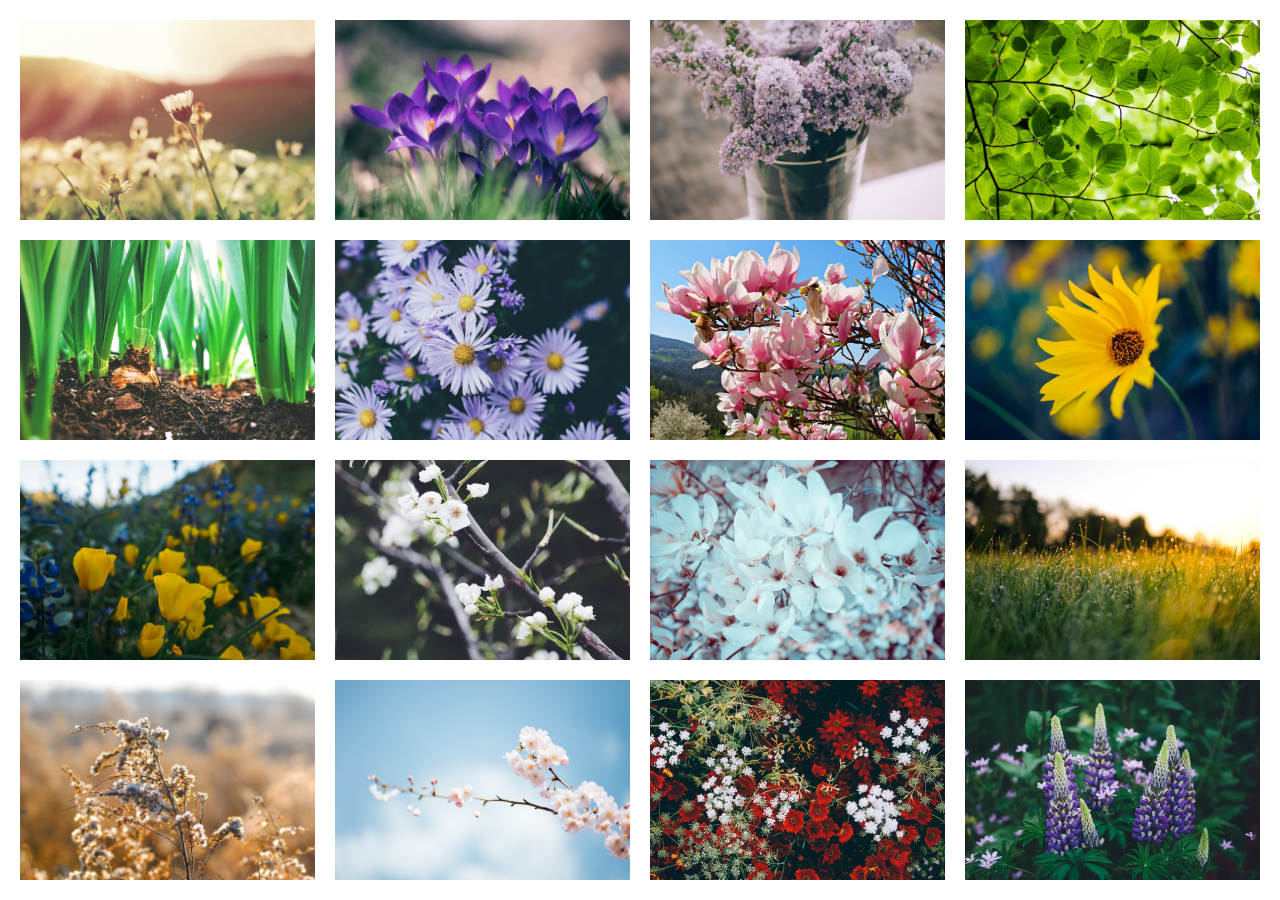
<file: hw03/index.html>
<!DOCTYPE html>
<html lang="en" dir="ltr">
    <head>
        <meta charset="utf-8">
        <title>Image Gallery</title>
        <link rel="stylesheet" href="css/gallery.css">
        <link rel="stylesheet" href="css/carousel.css">
        <meta name="viewport" content="width=device-width, initial-scale=1.0">

    </head>
    <body>
        <main>
            <section class="cards">
                <div class="card" style="background-image:url('images/field1.jpg')"></div>
                <div class="card" style="background-image:url('images/purple.jpg')"></div>
                <div class="card" style="background-image:url('images/jar.jpg')"></div>
                <div class="card" style="background-image:url('images/green.jpg')"></div>
                <div class="card" style="background-image:url('images/green1.jpg')"></div>
                <div class="card" style="background-image:url('images/purple1.jpg')"></div>
                <div class="card" style="background-image:url('images/magnolias.jpg')"></div>
                <div class="card" style="background-image:url('images/daisy1.jpg')"></div>
                <div class="card" style="background-image:url('images/poppies.jpg')"></div>
                <div class="card" style="background-image:url('images/dogwoods.jpg')"></div>
                <div class="card" style="background-image:url('images/blossom.jpg')"></div>
                <div class="card" style="background-image:url('images/field3.jpg')"></div>
                <div class="card" style="background-image:url('images/field4.jpg')"></div>
                <div class="card" style="background-image:url('images/branch.jpg')"></div>
                <div class="card" style="background-image:url('images/red.jpg')"></div>
                <div class="card" style="background-image:url('images/purple2.jpg')"></div>
            </section>

            <!-- preview panel -->
            <section class="preview">
                <div class="featured_image" style="background-image:url('images/daisy1.jpg')"></div>
                <button class="close" id="close">&times;</button>
                <button class="prev" id="prev">&lsaquo;</button>
                <button class="next" id="next">&rsaquo;</button>
            </section>
            <!-- end preview panel -->

        </main>
        <script type="text/javascript" src="js/index.js"></script>
    </body>
</html>
</file>
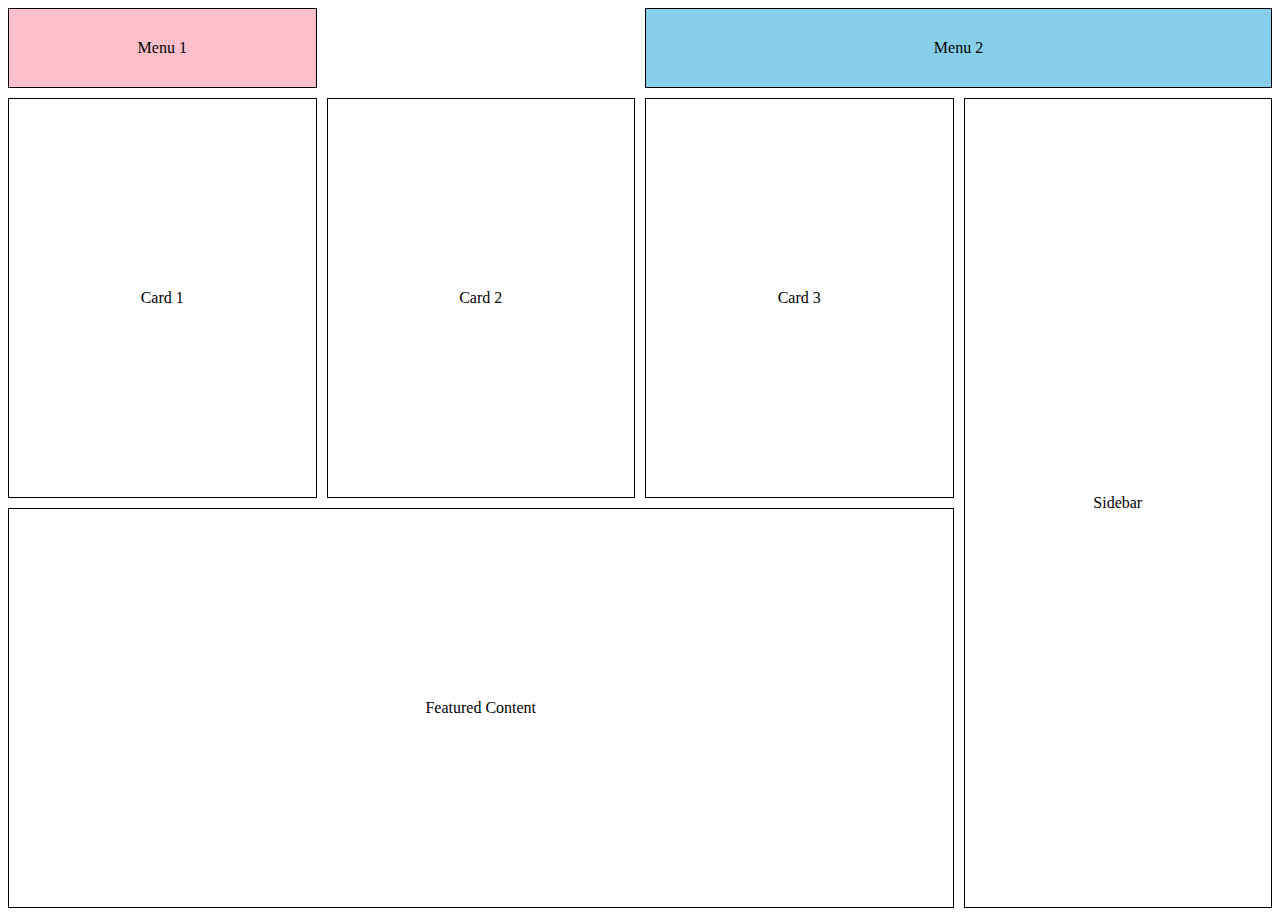
<file: tutorial03/index.html>
<!DOCTYPE html>
<html lang="en" >
<head>
  <meta charset="UTF-8">
  <title>Tutorial 03</title>
  <link rel="stylesheet" href="./style.css">
  <meta name="viewport" content="width=device-width, initial-scale=1.0">

</head>
<body>
<!-- partial:index.partial.html -->
<!-- https://css-tricks.com/snippets/css/complete-guide-grid/ -->
<div class="container">
   <!-- left menu -->
   <section class="menu1">
      <div>Menu 1</div>
   </section>
   
   <!-- right menu -->
   <section class="menu2">
      <div>Menu 2</div>
   </section>

   <!-- card 1 -->
   <article class="card1">
      <section>Card 1</section>
   </article>

   <!-- card 2 -->
   <article class="card2">
      <section>Card 2</section>
   </article>

   <!-- card 3 -->
   <article class="card3">
      <section>Card 3</section>
   </article>
   
   <!-- main content on bottom -->
   <main class="main">
      <section>Featured Content</section>
   </main>
   
   <!-- right navigation bar -->
   <aside class="aside">
      <section>Sidebar</section>
   </aside>
</div>
<!-- partial -->
  
</body>
</html>
</file>
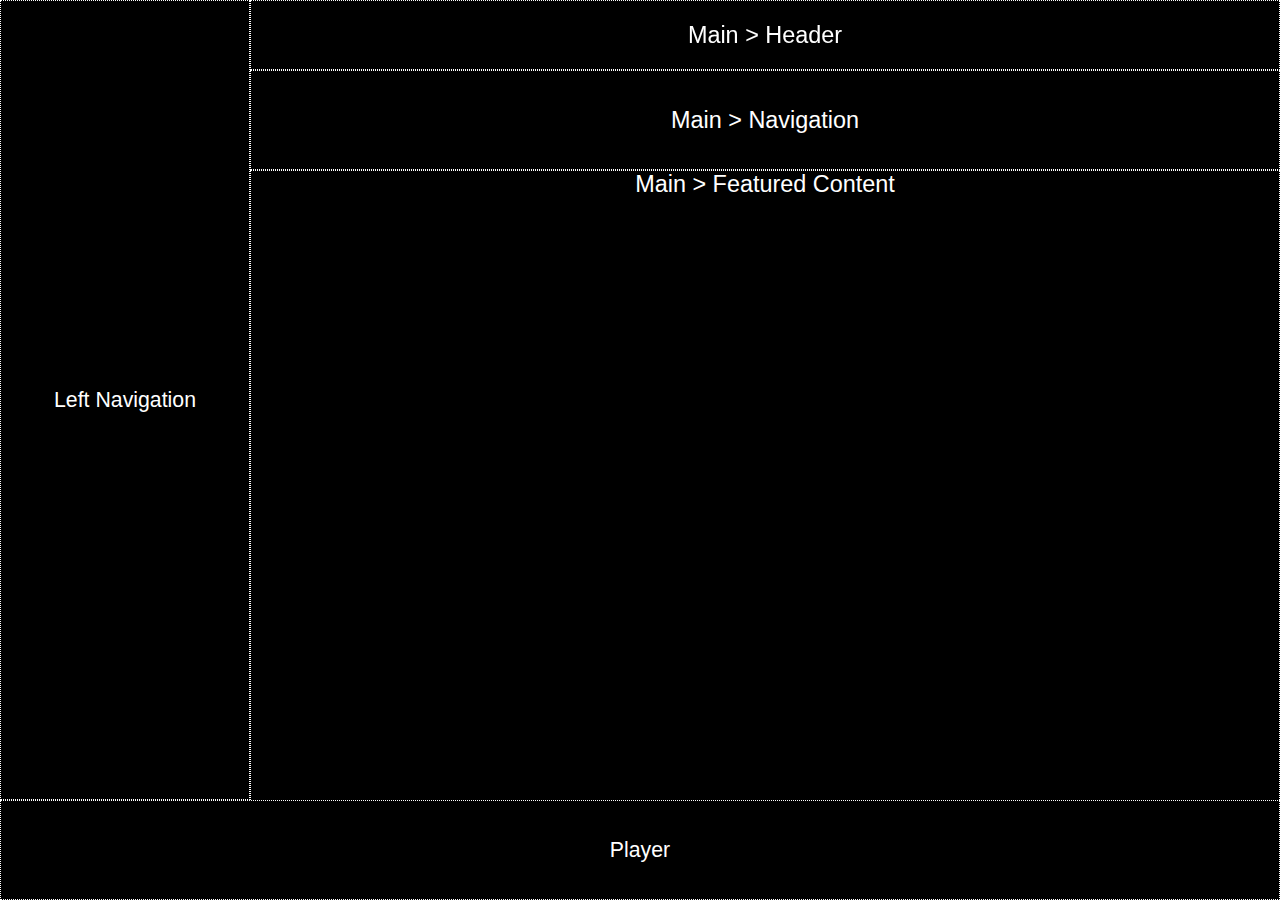
<file: hw02/01_cssgrid/index.html>
<html>
    <head>
        <title>Spotify Player</title>
        <link rel="stylesheet" href="layout.css">
        <meta name="viewport" content="width=device-width, initial-scale=1.0">
    </head>
    <body id="container">
        <aside id="sidebar">
            Left Navigation
        </aside>
        <main>
            <header>
                Main > Header
            </header>
            <nav>
                Main > Navigation
            </nav>
            <section id="featured-content">
                Main > Featured Content
            </section>
        </main>
        <footer>
            Player
        </footer>
    </body>
</html>
</file>
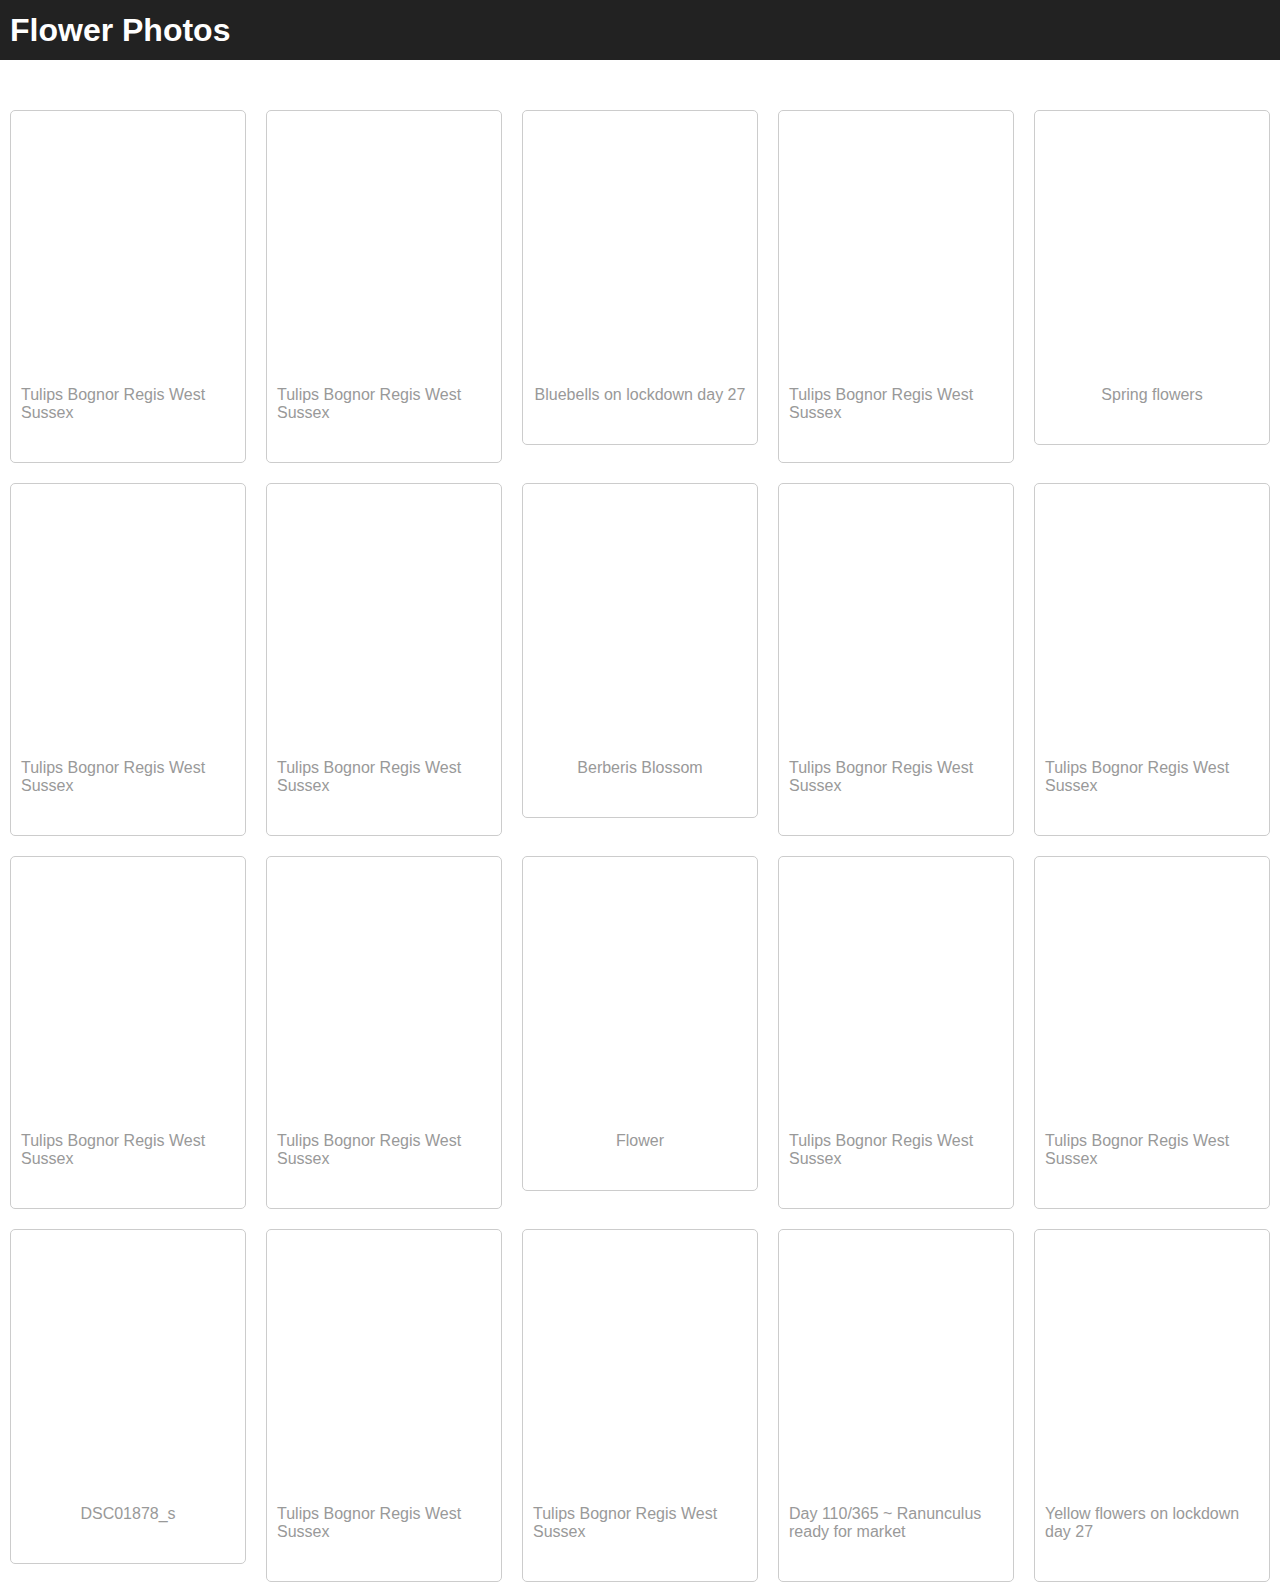
<file: hw02/02_flexbox/index.html>
<!DOCTYPE html>
<html lang="en" dir="ltr">
    <head>
        <meta charset="utf-8">
        <title>Image Gallery</title>
        <link rel="stylesheet" href="css/gallery.css">
    </head>
    <body>
        <nav>
            <h1>Flower Photos</h1>
        </nav>
        <main class="content">
            <section class="cards">
              <section class="card">
                  <div>
                      <div class="image-div" style="background-image: url('https://live.staticflickr.com/65535/49793205651_aced6f4866_b.jpg');"></div>
                      <div class="caption">Tulips Bognor Regis West Sussex</div>
                  </div>
              </section>
              <section class="card">
                  <div>
                      <div class="image-div" style="background-image: url('https://live.staticflickr.com/65535/49792659933_cc861d50b7_b.jpg');"></div>
                      <div class="caption">Tulips Bognor Regis West Sussex</div>
                  </div>
              </section>
              <section class="card">
                  <div>
                      <div class="image-div" style="background-image: url('https://live.staticflickr.com/65535/49792658778_ab3b1df5d1_b.jpg');"></div>
                      <div class="caption">Bluebells on lockdown day 27</div>
                  </div>
              </section>
              <section class="card">
                  <div>
                      <div class="image-div" style="background-image: url('https://live.staticflickr.com/65535/49792664528_f16513baec_b.jpg');"></div>
                      <div class="caption">Tulips Bognor Regis West Sussex</div>
                  </div>
              </section>
              <section class="card">
                  <div>
                      <div class="image-div" style="background-image: url('https://live.staticflickr.com/65535/49792676878_a659a56919_b.jpg');"></div>
                      <div class="caption">Spring flowers</div>
                  </div>
              </section>
              <section class="card">
                  <div>
                      <div class="image-div" style="background-image: url('https://live.staticflickr.com/65535/49793511297_b7967599c7_b.jpg');"></div>
                      <div class="caption">Tulips Bognor Regis West Sussex</div>
                  </div>
              </section>
              <section class="card">
                  <div>
                      <div class="image-div" style="background-image: url('https://live.staticflickr.com/65535/49792660018_34abca7618_b.jpg');"></div>
                      <div class="caption">Tulips Bognor Regis West Sussex</div>
                  </div>
              </section>
              <section class="card">
                  <div>
                      <div class="image-div" style="background-image: url('https://live.staticflickr.com/65535/49792629178_64acac5148_b.jpg');"></div>
                      <div class="caption">Berberis Blossom</div>
                  </div>
              </section>
              <section class="card">
                  <div>
                      <div class="image-div" style="background-image: url('https://live.staticflickr.com/65535/49793207236_51aa1f4269_b.jpg');"></div>
                      <div class="caption">Tulips Bognor Regis West Sussex</div>
                  </div>
              </section>
              <section class="card">
                  <div>
                      <div class="image-div" style="background-image: url('https://live.staticflickr.com/65535/49793219056_f2c5bb8621_b.jpg');"></div>
                      <div class="caption">Tulips Bognor Regis West Sussex</div>
                  </div>
              </section>
              <section class="card">
                  <div>
                      <div class="image-div" style="background-image: url('https://live.staticflickr.com/65535/49792658033_c9a55ebf42_b.jpg');"></div>
                      <div class="caption">Tulips Bognor Regis West Sussex</div>
                  </div>
              </section>
              <section class="card">
                  <div>
                      <div class="image-div" style="background-image: url('https://live.staticflickr.com/65535/49792660448_cd43d556df_b.jpg');"></div>
                      <div class="caption">Tulips Bognor Regis West Sussex</div>
                  </div>
              </section>
              <section class="card">
                  <div>
                      <div class="image-div" style="background-image: url('https://live.staticflickr.com/65535/49793209166_5b8a0ae5c6_b.jpg');"></div>
                      <div class="caption">Flower</div>
                  </div>
              </section>
              <section class="card">
                  <div>
                      <div class="image-div" style="background-image: url('https://live.staticflickr.com/65535/49793208726_f0ac1e6b81_b.jpg');"></div>
                      <div class="caption">Tulips Bognor Regis West Sussex</div>
                  </div>
              </section>
              <section class="card">
                  <div>
                      <div class="image-div" style="background-image: url('https://live.staticflickr.com/65535/49793523157_2e88b562aa_b.jpg');"></div>
                      <div class="caption">Tulips Bognor Regis West Sussex</div>
                  </div>
              </section>
              <section class="card">
                  <div>
                      <div class="image-div" style="background-image: url('https://live.staticflickr.com/65535/49793225756_ea2a82f362_b.jpg');"></div>
                      <div class="caption">DSC01878_s</div>
                  </div>
              </section>
              <section class="card">
                  <div>
                      <div class="image-div" style="background-image: url('https://live.staticflickr.com/65535/49793522892_1c9f798a53_b.jpg');"></div>
                      <div class="caption">Tulips Bognor Regis West Sussex</div>
                  </div>
              </section>
              <section class="card">
                  <div>
                      <div class="image-div" style="background-image: url('https://live.staticflickr.com/65535/49793205546_de43e99833_b.jpg');"></div>
                      <div class="caption">Tulips Bognor Regis West Sussex</div>
                  </div>
              </section>
              <section class="card">
                  <div>
                      <div class="image-div" style="background-image: url('https://live.staticflickr.com/65535/49793520882_b27b68994e_b.jpg');"></div>
                      <div class="caption">Day 110/365 ~ Ranunculus ready for market</div>
                  </div>
              </section>
              <section class="card">
                  <div>
                      <div class="image-div" style="background-image: url('https://live.staticflickr.com/65535/49793205051_6fafef1828_b.jpg');"></div>
                      <div class="caption">Yellow flowers on lockdown day 27</div>
                  </div>
              </section>
            </section>
        </main>
    </body>
</html>
</file>
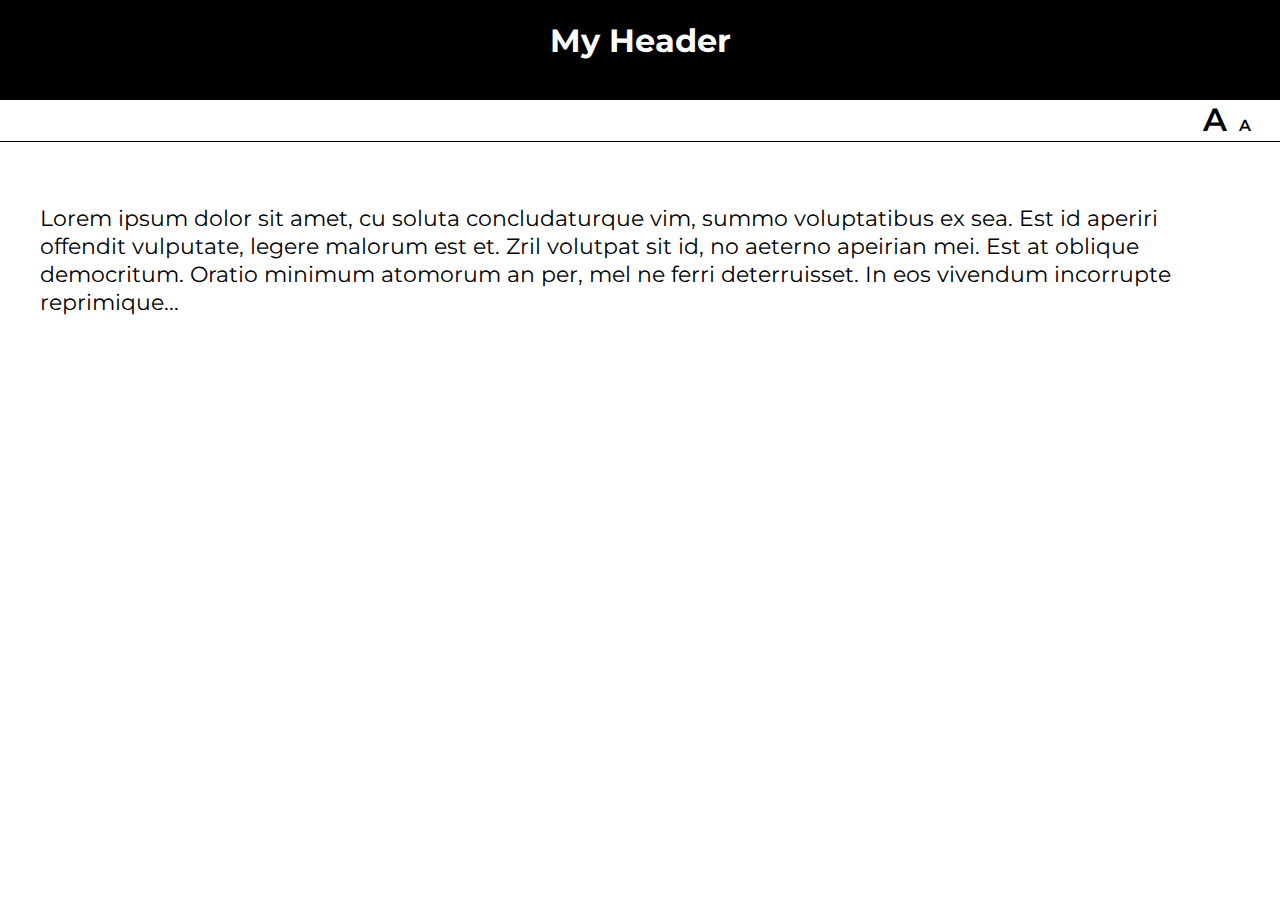
<file: tutorial04/font-switcher/index.html>
<!DOCTYPE html>
<html lang="en">
<head>
    <meta charset="UTF-8">
    <title>Lab 04: Font Switcher</title>
      <link rel="stylesheet" href="css/style.css">
</head>
<body>
    <div class="container">

        <header><h1>My Header</h1></header>

        <nav>
            <a class="a1" href="#">A</a>
            <a class="a2" href="#">A</a>
        </nav>

        <div class="content">
            <p>
                Lorem ipsum dolor sit amet, cu soluta concludaturque vim,
                summo voluptatibus ex sea. Est id aperiri offendit vulputate,
                legere malorum est et. Zril volutpat sit id, no aeterno apeirian
                mei. Est at oblique democritum. Oratio minimum atomorum an per,
                mel ne ferri deterruisset. In eos vivendum incorrupte reprimique...
            </p>
        </div>

    </div>
    <script  src="js/index.js"></script>
</body>
</html>
</file>
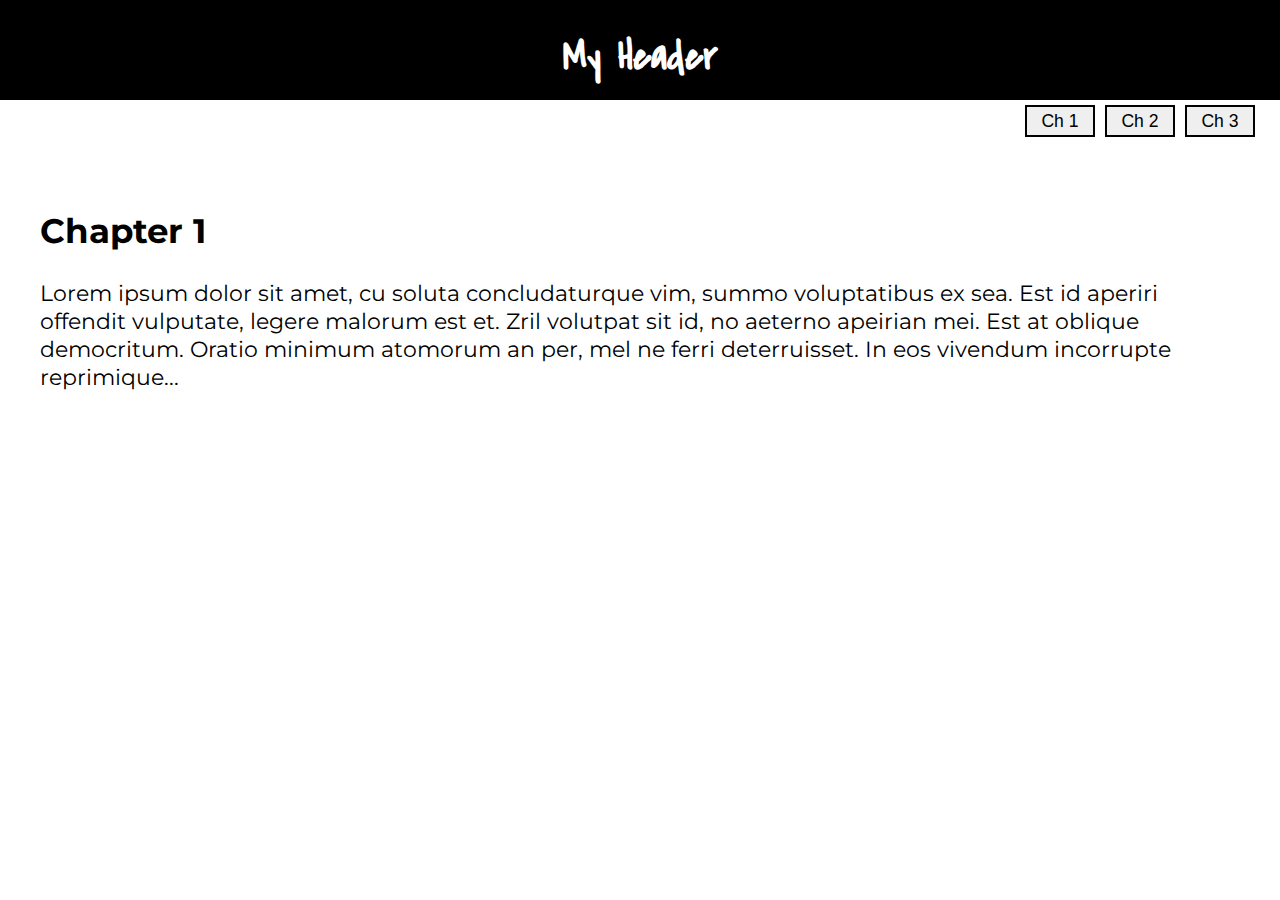
<file: tutorial04/page-turner/index.html>
<!DOCTYPE html>
<html lang="en">
<head>
    <meta charset="UTF-8">
    <title>Lab 04: Page Turner</title>
      <link rel="stylesheet" href="css/style.css">
</head>
<body>
    <div class="container">

        <header><h1>My Header</h1></header>

        <nav>
            <button id="ch1" href="#">Ch 1</button>
            <button id="ch2" href="#">Ch 2</button>
            <button id="ch3" href="#">Ch 3</button>
        </nav>

        <div class="content">
            <h2>Chapter 1</h2>
            <p>
                Lorem ipsum dolor sit amet, cu soluta concludaturque vim,
                summo voluptatibus ex sea. Est id aperiri offendit vulputate,
                legere malorum est et. Zril volutpat sit id, no aeterno apeirian
                mei. Est at oblique democritum. Oratio minimum atomorum an per,
                mel ne ferri deterruisset. In eos vivendum incorrupte reprimique...
            </p>
        </div>

    </div>
    <script  src="js/index.js"></script>
</body>
</html>
</file>
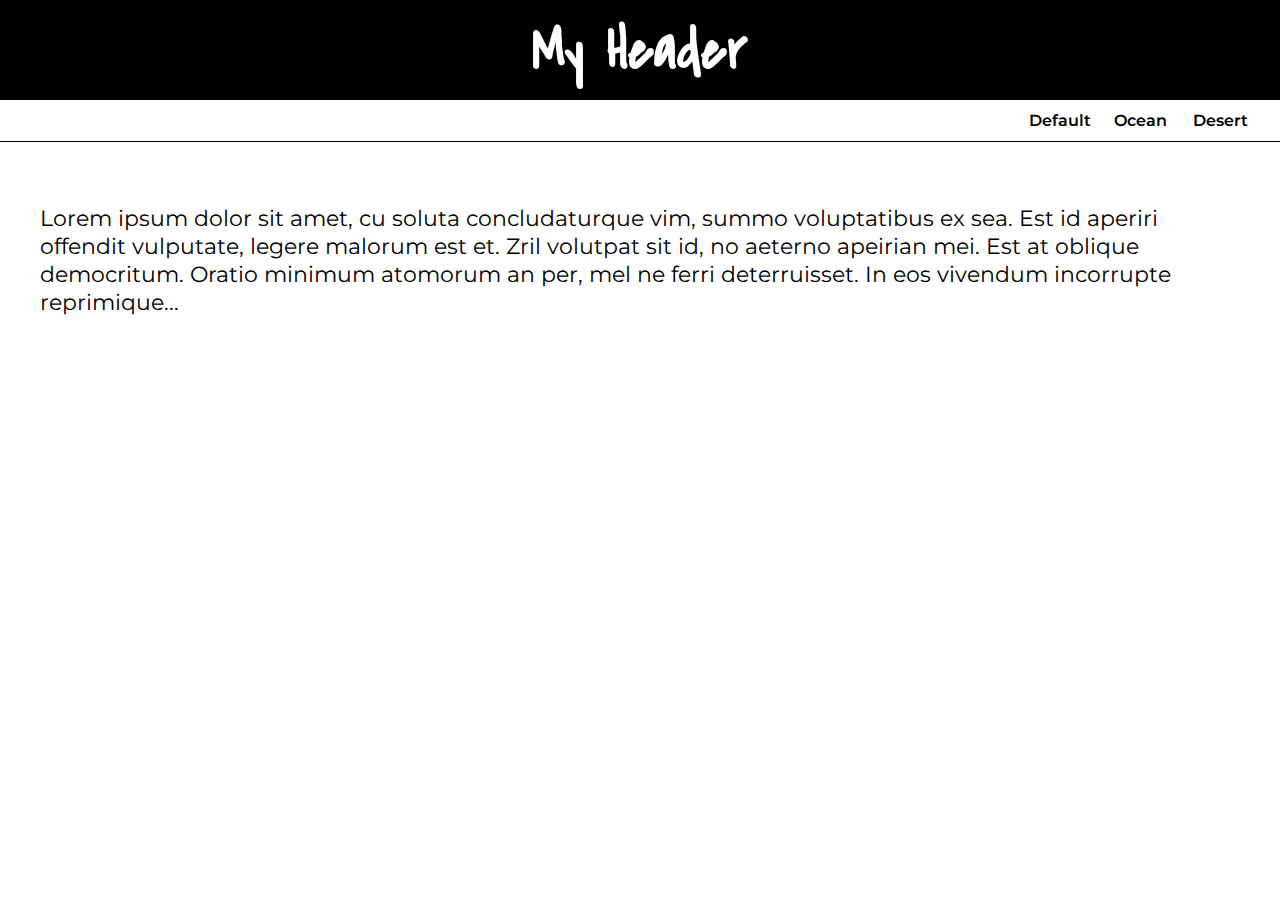
<file: tutorial04/theme-switcher/index.html>
<!DOCTYPE html>
<html lang="en" >

<head>
  <meta charset="UTF-8">
  <title>Lab 04: Theme Switcher</title>



      <link rel="stylesheet" href="css/style.css">


</head>

<body>

  <div id="theme" class="container">
   <header><h1>My Header</h1></header>
   <nav>
      <a id="default" href="#">Default</a>
      <a id="ocean" href="#">Ocean</a>
      <a id="desert" href="#">Desert</a>
   </nav>
   <div class="content"><p>Lorem ipsum dolor sit amet, cu soluta concludaturque vim, summo voluptatibus ex sea. Est id aperiri offendit vulputate, legere malorum est et. Zril volutpat sit id, no aeterno apeirian mei. Est at oblique democritum. Oratio minimum atomorum an per,
      mel ne ferri deterruisset. In eos vivendum incorrupte reprimique...</p>
      </div>

</div>



    <script  src="js/index.js"></script>




</body>

</html>
</file>
<file: hw03/css/gallery.css>
body {
    height:100%;
    margin:0;
    padding:0;
}
body * {
    box-sizing: border-box;
}

.cards {
    display: flex;
    flex-wrap: wrap;
    height: 100vh;
    margin: 0;
    padding: 0;
    padding-left: 20px;
    padding-bottom: 20px;
}

.card {
    width: calc(25% - 20px);
    height: calc(25% - 20px);
    min-height: 120px;
    background-size: cover;
    background-position: center;
    cursor: pointer;
    margin-right: 20px;
    margin-top: 20px;
}
.image:hover {
    opacity: 0.7;
}

/* Media Queries */
@media (max-width: 900px) {
    main .card { 
        width: calc(50% - 20px);
        height: calc(50vh - 20px);
    }
}

@media (max-width: 550px) {
    main .card { 
        width: calc(100% - 20px);
        height: 70vh;
    }
}
</file>
<file: hw03/css/carousel.css>
.featured_image {
    width: 100%;
    height: 100%;
    background-size: cover;
    background-position: center;
    cursor: pointer;
}


.next, .prev, .close {
    position: absolute;
    font-size: 2.5em;
    color: white;
    border-width: 0px;
    padding-bottom: 5px;
}
.close {
    background: none;
    top: 0vh;
    line-height: 1em;
    right: 0vh;
}
.next, .prev {
    background: rgba(255,255,255,0.2);
    border-radius: 60px;
    width: 60px;
    height: 60px;
}
.next:hover, .prev:hover, .close:hover {
    background: rgba(255,255,255,0.4);
}
.prev {
    top: 45vh;
    left: 2vw;
}
.next {
    top: 45vh;
    right: 2vw;
}
.preview {
    width: 100vw;
    height: 100vh;
    display: none;
    align-items: center;
    justify-content: center;
}
.preview.active {
    position: absolute;
    top: 0px;
    left: 0px;
    display: flex;
    background: rgba(255, 255, 255, 1);
}
</file>
<file: tutorial03/style.css>
.container {
   display: grid;
   /*equal fraction for setting up four columns*/
   grid-template-columns: 1fr 1fr 1fr 1fr;
   grid-template-rows: 2fr 10fr 10fr;
   /*representation of the layout*/
   grid-template-areas:
        "menu . nav nav"
        "box1 box2 box3 feed"
        "primary primary primary feed";
   min-height: 100vh;
   row-gap: 10px;
   column-gap: 10px;
}

.menu1, .menu2, .card1, .card2, .card3, .main, .aside {
    border: solid 1px #000;
    display: flex;
    align-items: center;
    justify-content: center;
}
.menu1 {
  grid-area: menu;
  background: pink;
}
.menu2 {
  grid-area: nav;
  background: skyblue;
}
.card1 {
  grid-area: box1;
}
.card2 {
  grid-area: box2;
}
.card3 {
  grid-area: box3;
}
.main {
  grid-area: primary;
}
.aside {
  grid-area: feed;
}

@media (max-width: 1024px) {
  .container {
     display: grid;
     grid-template-columns: 1fr 1fr;
     grid-template-rows: 2fr 3fr 10fr 7fr 7fr;
     grid-template-areas:
          "menu nav"
          "feed feed"
          "box1 box2"
          "box3 box3"
          "primary primary";
     min-height: 100vh;
     row-gap: 10px;
     column-gap: 10px;
  }
}

@media (max-width: 700px) {
  .container {
      display: grid;
      grid-template-columns: 1fr 1fr;
      grid-template-rows: 2fr 3fr 7fr 7fr 7fr 7fr;
      grid-template-areas:
          "menu ."
          "nav nav"
          "box1 box1"
          "box2 box2"
          "box3 box3"
          "primary primary";
      min-height: 100vh;
      row-gap: 10px;
      column-gap: 10px;
    }
    .aside {
      display: none;
    }
}
</file>
<file: hw02/01_cssgrid/layout.css>
* {
    box-sizing: border-box;
    font-family: Arial;
    font-size: 1.1em;
}
body {
    display: grid;
    overflow: hidden;
    margin: 0px;
    grid-template-columns: 250px auto;
    grid-template-rows: calc(100vh - 100px) 100px;
    grid-template-areas:
    "left primary"
    "bottom bottom";
    height: 100vh;
    background-color: black;
    color: white;
}
aside, footer, header, nav, #featured-content {
  display: flex;
  align-items: center;
  justify-content: center;
  border: dotted 1px white;
}
aside {
  grid-area: left;
}
main {
  grid-area: primary;
  overflow-y: scroll;
  z-index: 1000;
}
footer {
  grid-area: bottom;
}
header {
  position: fixed;
  width: calc(100vw - 250px);
  height: 70px;
}
nav {
  margin-top: 70px;
  height: 100px;
}
#featured-content {
  min-height: 100vh;
  align-items: flex-start;
}

@media screen and (max-width: 800px) {
  body {
      grid-template-columns: auto;
      grid-template-areas:
        "primary"
        "bottom";
  }
  aside {
    display: none;
  }
  header {
    width: 100vw;
    background-color: teal;
  }
}
</file>
<file: hw02/02_flexbox/css/gallery.css>
body {
    height:100%;
    margin:0;
    padding:0;
    font-family: Arial;
}
body * {
    box-sizing: border-box;
}
main {
    display: grid;
    grid-template-columns: 1fr;
    grid-template-rows: 60px calc(100vh - 60px);
    grid-template-areas:
       "menu"
       "gallery";
    height: 100vh;
}
nav {
    grid-area: menu;
}
.content {
    grid-area: gallery;
}

/**************/
/* NAVIGATION */
/**************/
nav {
    grid-area: menu;
    background: #222;
    position: fixed;
    width: 100%;
    height: 60px;
    line-height: 60px;
    color: white;
    z-index: 101;
    padding: 10px;
}
nav h1 {
    color: white;
    margin: 0px;
    line-height: 40px;
}

.cards {
    padding-top: 100px;
    display: flex;
    flex-wrap: wrap;
}

.card {
  width: 20%;
  padding: 10px;
}

.card > div {
    border: solid 1px #CCC;
    padding: 10px;
    border-radius: 5px;
}

.image-div {
  background-size: cover;
  width: 100%;
  height: 250px;
}

.caption {
  margin-top: 15px;
  margin-bottom: 30px;
  color: #999;
  display: flex;
  justify-content: center;
}

.card:hover > div {
  border: solid 1px black;
}

.card:hover .image-div {
  opacity: 0.8;
}

.card:hover .caption {
  color: black;
  font-weight: 700;
}

@media screen and (max-width: 1200px) {
  .card {
    width: 33.33%;
  }
}

@media screen and (max-width: 700px) {
  .card {
    width: 50%;
  }
  .image-div {
    height: 350px;
  }
}
</file>
<file: tutorial04/font-switcher/css/style.css>
@import url(https://fonts.googleapis.com/css?family=Montserrat:400,700);

document, body {
   margin: 0px;
   font-family: 'Montserrat';
   height: 100vh;
}

.container, header, nav, .content {
   box-sizing: border-box;
}

.container {
   min-height: 100vh;
   display: grid;
   grid-template-columns: 1fr;
   grid-template-rows: 100px 42px auto;
   grid-template-areas:
      "top"
      "menu"
      "bottom";
}

header, nav, .content {
   display: flex;
/*    align-items: center; */
   justify-content: center;
   height: 100%;
}

header {
   grid-area: top;
   background: black;
   color: white;
}
nav {
   grid-area: menu;
   border-bottom: solid 1px #000;
   justify-content: flex-end;
   padding-right: 20px;
}
nav a {
   width: 30px;
   text-align: center;
   text-decoration: none;
   color: black;
   font-weight: 600;
   align-self: baseline;

}
nav .a1 {
   font-size: 2em;
}
nav .a2 {
   font-size: 1em;
}

.content {
   grid-area: bottom;
   background: white;
   padding: 40px;
   font-size: 1.4em;
}

.ocean header {
   background: #434a6c;
   color: white;
   font-family: 'Montserrat';
}
.ocean .content {
   background: #99cccc;
   line-height: 1.6em;
}

.desert header {
   background: #A8651E;
   color: white;
}
.desert .content {
   background: #EFDEC2;
}
</file>
<file: tutorial04/page-turner/css/style.css>
@import url(https://fonts.googleapis.com/css?family=Montserrat:400,700|Amatic+SC|Dokdo|Covered+By+Your+Grace);

document, body {
   margin: 0px;
   font-family: 'Montserrat';
   height: 100vh;
}

.container, header, nav, .content {
   box-sizing: border-box;
}

.container {
   min-height: 100vh;
   display: grid;
   grid-template-columns: 1fr;
   grid-template-rows: 100px 42px auto;
   grid-template-areas:
      "top"
      "menu"
      "bottom";
}

header, nav {
   display: flex;
   justify-content: center;
   height: 100%;
   flex-wrap: wrap;
}
header, .nav. .content {
   transition-duration: 1.4s;
}
header {
   font-family: 'Covered By Your Grace', cursive;
   font-size: 1.3em;
   transition-duration: 1.4s;
   grid-area: top;
   background: black;
   color: white;
   align-items: center;
}
nav {
   grid-area: menu;
/*    border-bottom: solid 1px #000; */
/*    align-items: center; */
   justify-content: flex-end;
   padding-right: 20px;
}

nav button {
   width: 70px;
   border: solid 2px #000;
   margin: 5px;
   text-align: center;
   text-decoration: none;
   color: black;
   font-size: 1.1em;
/*    font-weight: 600; */
/*    align-self: baseline; */
   
}
nav .a1 {
   font-size: 2em;
}
nav .a2 {
   font-size: 1em;
}

.content {
   transition-duration: 1.4s;
   grid-area: bottom;
   background: white;
   padding: 40px;
   font-size: 1.4em;
}

/* Themes */
.ocean header {
   background: #434a6c;
   font-family: 'Amatic SC', cursive;
   font-size: 1.8em;
}
.ocean .content {
   background: #99cccc;
}

.desert header {
   background: #A8651E;
   font-family: 'Dokdo', cursive;
}
.desert .content {
   background: #EFDEC2;
}
</file>
<file: tutorial04/theme-switcher/css/style.css>
@import url(https://fonts.googleapis.com/css?family=Montserrat:400,700|Amatic+SC|Dokdo|Covered+By+Your+Grace);

document, body {
   margin: 0px;
   font-family: 'Montserrat';
   height: 100vh;
}

.container, header, nav, .content {
   box-sizing: border-box;
}

.container {
   min-height: 100vh;
   display: grid;
   grid-template-columns: 1fr;
   grid-template-rows: 100px 42px auto;
   grid-template-areas:
      "top"
      "menu"
      "bottom";
}

header, nav {
   display: flex;
   justify-content: center;
   height: 100%;
}
header, .nav. .content {
   transition-duration: 1.4s;
}
header {
   font-family: 'Covered By Your Grace', cursive;
   font-size: 1.8em;
   transition-duration: 1.4s;
   grid-area: top;
   background: black;
   color: white;
   align-items: center;
}
nav {
   grid-area: menu;
   border-bottom: solid 1px #000;
   align-items: center;
   justify-content: flex-end;
   padding-right: 20px;
}

nav a {
   width: 80px;
   text-align: center;
   text-decoration: none;
   color: black;
   font-weight: 600;
/*    align-self: baseline; */

}
nav .a1 {
   font-size: 2em;
}
nav .a2 {
   font-size: 1em;
}

.content {
   transition-duration: 1.4s;
   grid-area: bottom;
   background: white;
   padding: 40px;
   font-size: 1.4em;
}

/* Themes */
.ocean header {
   background: #434a6c;
   font-family: 'Amatic SC', cursive;
   font-size: 1.8em;
}
.ocean .content {
   background: #99cccc;
}

.desert header {
   background: #A8651E;
   font-family: 'Dokdo', cursive;
}
.desert .content {
   background: #EFDEC2;
}
</file>
